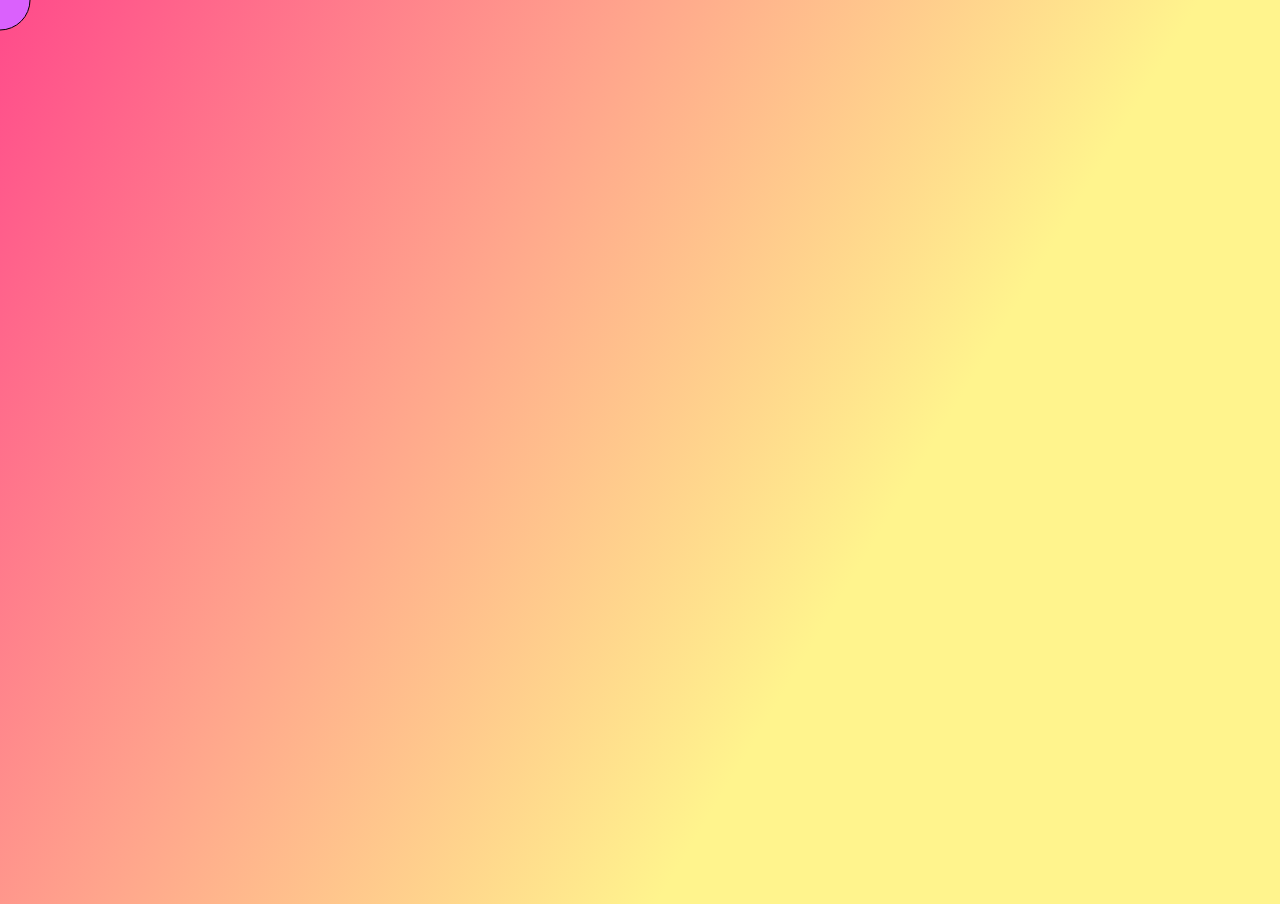
<file: index.html>
<!DOCTYPE html>
<html lang="en">
<head>
    <meta charset="UTF-8">
    <meta name="viewport" content="width=device-width, initial-scale=1.0">
    <title>Document</title>
    <link rel="stylesheet" href="./style.css">
</head>
<body>
    <canvas width="500" height="500"></canvas>
    
    <script type="module" src="./app.js"></script>
</body>
</html>
</file>
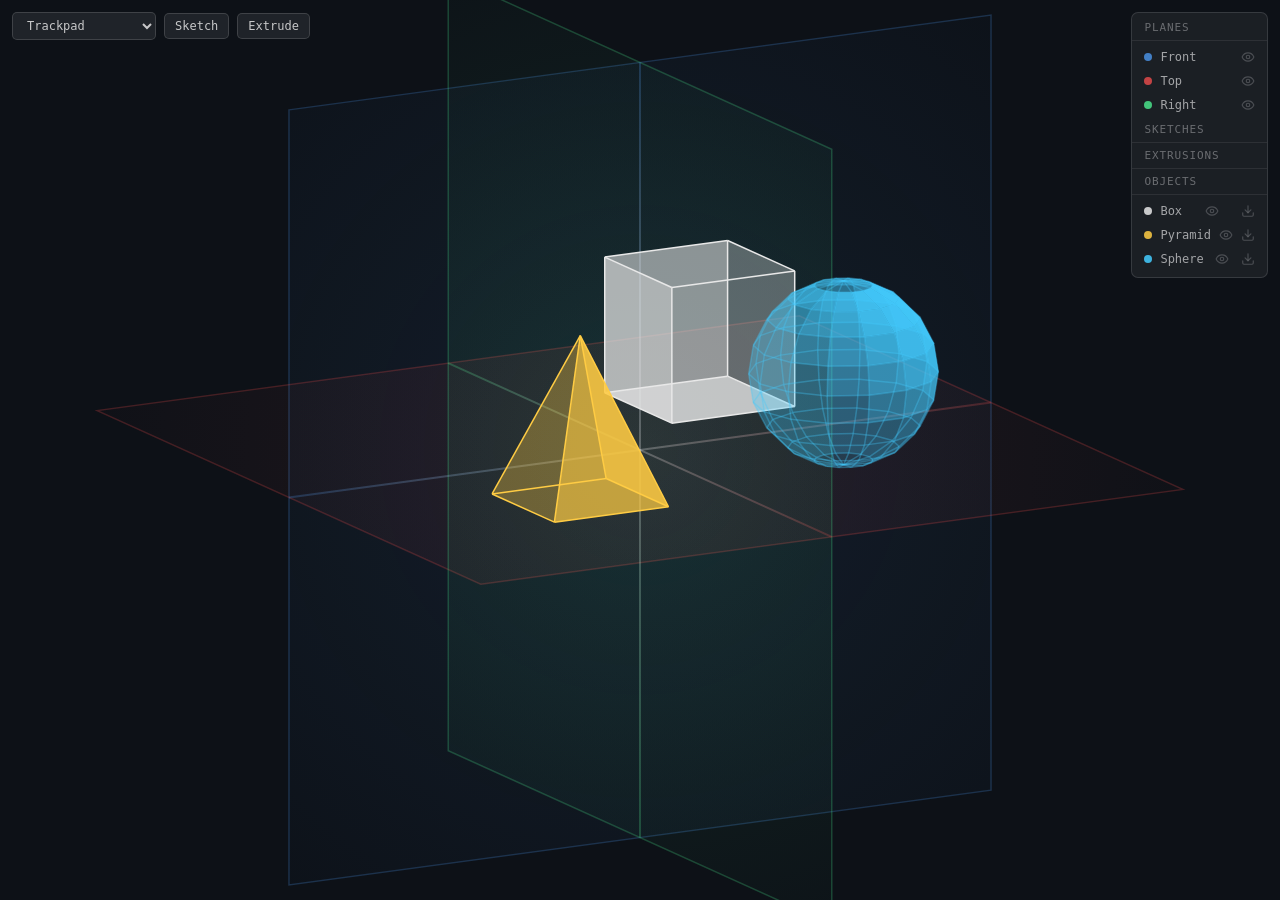
<file: cad/index.html>
<!doctype html>
<html lang="en">
  <head>
    <meta charset="UTF-8" />
    <meta name="viewport" content="width=device-width, initial-scale=1.0" />
    <title>DopamineCAD</title>
    <link rel="stylesheet" href="./style.css" />
  </head>
  <body>
    <div class="ui-bar">
      <div class="ui-row">
        <select id="controls">
          <option value="trackpad">Trackpad</option>
          <option value="style2">Dopamine Style</option>
          <option value="style3">Reversal Pan</option>
        </select>
        <button id="sketch">Sketch</button>
        <button id="extrude">Extrude</button>
      </div>
      <div class="sketch-toolbar" id="sketch-toolbar">
        <button class="tool-btn" data-tool="polyline">Polyline</button>
        <button class="tool-btn" data-tool="line">Line</button>
        <button class="tool-btn" data-tool="centerLine">Ctr Line</button>
        <button class="tool-btn" data-tool="circle">Circle</button>
        <button class="tool-btn" data-tool="rect">Rect</button>
        <button class="tool-btn" data-tool="centerRect">Ctr Rect</button>
      </div>
    </div>
    <div class="plane-tree">
      <div id="sketch-hint" class="sketch-hint"></div>
      <div class="plane-tree-title">Planes</div>
      <ul>
        <li class="plane-item" data-plane="xy"><span class="dot" style="background:#4a90e2"></span>Front<button class="plane-vis" data-plane="xy"></button></li>
        <li class="plane-item" data-plane="xz"><span class="dot" style="background:#e24a4a"></span>Top<button class="plane-vis" data-plane="xz"></button></li>
        <li class="plane-item" data-plane="yz"><span class="dot" style="background:#4ae28a"></span>Right<button class="plane-vis" data-plane="yz"></button></li>
      </ul>
      <div class="plane-tree-title" style="margin-top:6px">Sketches</div>
      <ul id="sketch-list"></ul>
      <div class="plane-tree-title" style="margin-top:6px">Extrusions</div>
      <ul id="extrude-list"></ul>
      <div class="plane-tree-title" style="margin-top:6px">Objects</div>
      <ul>
        <li class="plane-item"><span class="dot" style="background:#e8e8e8"></span>Box<button class="obj-vis" data-obj="box"></button></li>
        <li class="plane-item"><span class="dot" style="background:#ffcc44"></span>Pyramid<button class="obj-vis" data-obj="pyramid"></button></li>
        <li class="plane-item"><span class="dot" style="background:#44ccff"></span>Sphere<button class="obj-vis" data-obj="sphere"></button></li>
      </ul>
    </div>
    <canvas></canvas>
    <script type="module" src="./app.js"></script>
  </body>
</html>
</file>
<file: style.css>
body {
    background-image: linear-gradient(121deg, rgb(255, 21, 138) -20.66%, rgb(255, 244, 141) 65.83%);
    min-height: 100vh; 
    margin: 0;
}


canvas {

}
</file>
<file: cad/style.css>
*, *::before, *::after {
  box-sizing: border-box;
}

body {
  margin: 0;
  min-height: 100vh;
  background: #0d1117;
}

canvas {
  display: block;
}

.ui-bar {
  position: fixed;
  top: 12px;
  left: 12px;
  z-index: 10;
  display: flex;
  flex-direction: column;
  gap: 6px;
  align-items: flex-start;
}

.ui-row {
  display: flex;
  gap: 8px;
  align-items: center;
}

.sketch-toolbar {
  display: none;
  gap: 4px;
}

.tool-btn {
  background: rgba(255, 255, 255, 0.06);
  color: rgba(255, 255, 255, 0.6);
  border: 1px solid rgba(255, 255, 255, 0.10);
  padding: 4px 9px;
  border-radius: 4px;
  font-size: 11px;
  font-family: monospace;
  cursor: pointer;
  outline: none;
  transition: background 0.15s, color 0.15s, border-color 0.15s;
}

.tool-btn:hover {
  background: rgba(255, 255, 255, 0.12);
  border-color: rgba(255, 255, 255, 0.22);
  color: rgba(255, 255, 255, 0.85);
}

.tool-btn.active {
  background: rgba(255, 255, 255, 0.18);
  border-color: rgba(255, 255, 255, 0.35);
  color: #fff;
}

.ui-bar select,
.ui-bar button {
  background: rgba(255, 255, 255, 0.08);
  color: rgba(255, 255, 255, 0.75);
  border: 1px solid rgba(255, 255, 255, 0.14);
  padding: 5px 10px;
  border-radius: 5px;
  font-size: 12px;
  font-family: monospace;
  cursor: pointer;
  outline: none;
  transition: background 0.15s, color 0.15s, border-color 0.15s;
}

.ui-bar select:hover,
.ui-bar button:hover {
  background: rgba(255, 255, 255, 0.14);
  border-color: rgba(255, 255, 255, 0.25);
}

/* ── Sketch ──────────────────────────────────────── */
.ui-bar button.active {
  background: rgba(255,255,255,0.18);
  border-color: rgba(255,255,255,0.35);
  color: #fff;
}


.sketch-hint {
  font-size: 11px;
  color: rgba(255,255,255,0.45);
  padding: 6px 12px 2px;
}

.sketch-hint:empty { display: none; }


.plane-item.sketch-target {
  outline: 1px solid currentColor;
  outline-offset: -2px;
  border-radius: 4px;
}

/* ── Plane tree ──────────────────────────────────── */
.plane-tree {
  position: fixed;
  top: 12px;
  right: 12px;
  z-index: 10;
  background: rgba(255,255,255,0.06);
  border: 1px solid rgba(255,255,255,0.12);
  border-radius: 7px;
  padding: 8px 0 6px;
  min-width: 110px;
  font-family: monospace;
  font-size: 12px;
  color: rgba(255,255,255,0.6);
  user-select: none;
}

.plane-tree-title {
  padding: 0 12px 6px;
  font-size: 11px;
  text-transform: uppercase;
  letter-spacing: 0.08em;
  color: rgba(255,255,255,0.35);
  border-bottom: 1px solid rgba(255,255,255,0.08);
  margin-bottom: 4px;
}

.plane-tree ul {
  list-style: none;
  margin: 0;
  padding: 0;
}

.plane-item {
  display: flex;
  align-items: center;
  gap: 8px;
  padding: 5px 12px;
  cursor: pointer;
  transition: background 0.12s, color 0.12s;
}

.plane-vis, .obj-vis {
  margin-left: auto;
  background: none;
  border: none;
  padding: 0;
  cursor: pointer;
  color: inherit;
  opacity: 0.35;
  display: flex;
  align-items: center;
  transition: opacity 0.15s;
}

.plane-vis:hover, .obj-vis:hover { opacity: 0.9; }
.plane-vis.hidden, .obj-vis.hidden { opacity: 0.2; }

.plane-item:hover {
  background: rgba(255,255,255,0.08);
  color: rgba(255,255,255,0.9);
}

.plane-item.active {
  color: #fff;
  background: rgba(255,255,255,0.1);
}

.dot {
  width: 8px;
  height: 8px;
  border-radius: 50%;
  flex-shrink: 0;
  opacity: 0.85;
}
</file>
